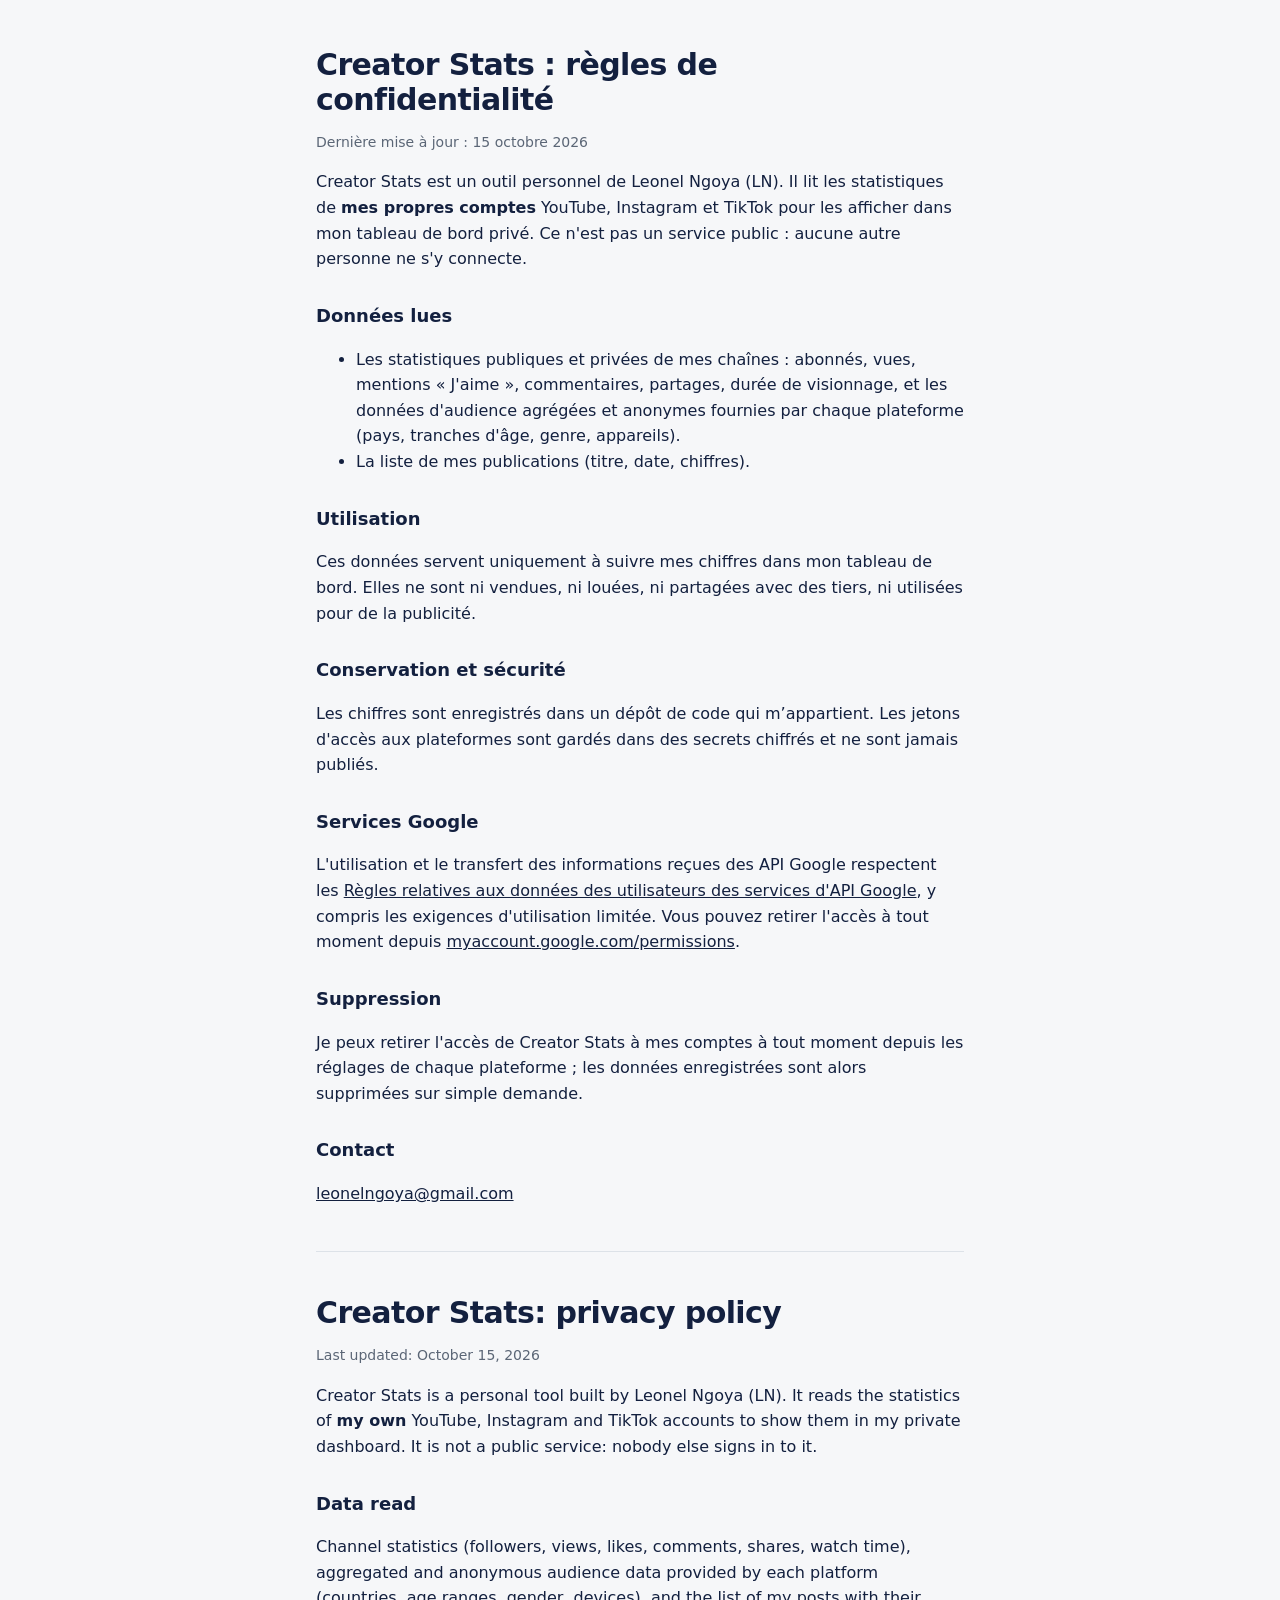
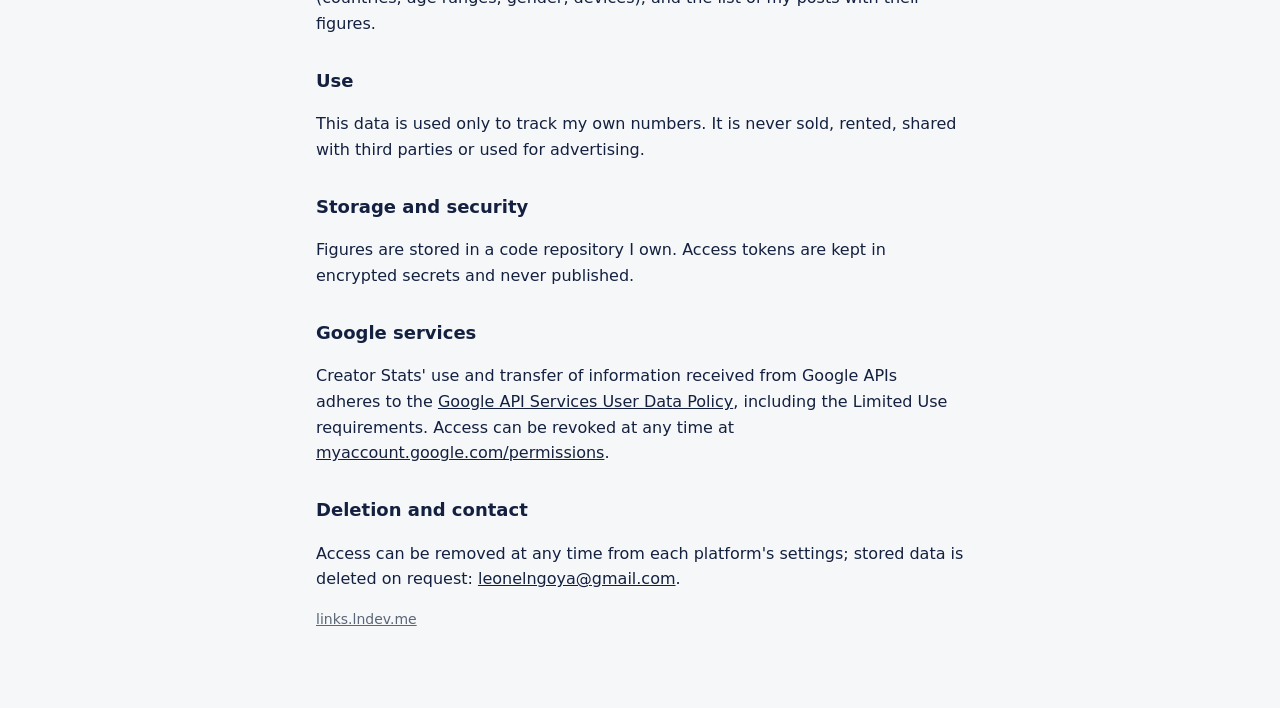
<file: privacy/index.html>
<!doctype html>
<html lang="fr">
<head>
  <meta charset="utf-8">
  <meta name="viewport" content="width=device-width, initial-scale=1">
  <title>Creator Stats · Règles de confidentialité</title>
  <meta name="description" content="Règles de confidentialité de Creator Stats, l'outil de statistiques personnel de Leonel Ngoya (LN).">
  <link rel="icon" href="/favicon.svg" type="image/svg+xml">
  <style>
    :root { color-scheme: light dark; --bg: #f6f7f9; --ink: #13203f; --muted: #5b6676; --line: #dde2e8; }
    @media (prefers-color-scheme: dark) { :root { --bg: #0f141b; --ink: #e8edf3; --muted: #9aa6b5; --line: #263142; } }
    * { box-sizing: border-box; }
    body { margin: 0; background: var(--bg); color: var(--ink); font: 16px/1.6 ui-sans-serif, system-ui, -apple-system, "Segoe UI", sans-serif; }
    main { max-width: 680px; margin: 0 auto; padding: 48px 16px 64px; }
    h1 { font-size: 30px; line-height: 1.15; letter-spacing: -0.02em; margin: 0 0 6px; }
    h2 { font-size: 18px; margin: 30px 0 6px; }
    p, li { color: var(--ink); }
    .muted { color: var(--muted); font-size: 14px; }
    hr { border: 0; border-top: 1px solid var(--line); margin: 44px 0; }
    a { color: inherit; }
  </style>
</head>
<body>
<main>
  <h1>Creator Stats : règles de confidentialité</h1>
  <p class="muted">Dernière mise à jour : 15 octobre 2026</p>

  <p>Creator Stats est un outil personnel de Leonel Ngoya (LN). Il lit les statistiques de <strong>mes propres comptes</strong>
    YouTube, Instagram et TikTok pour les afficher dans mon tableau de bord privé. Ce n'est pas un service public : aucune
    autre personne ne s'y connecte.</p>

  <h2>Données lues</h2>
  <ul>
    <li>Les statistiques publiques et privées de mes chaînes : abonnés, vues, mentions « J'aime », commentaires, partages,
      durée de visionnage, et les données d'audience agrégées et anonymes fournies par chaque plateforme (pays, tranches
      d'âge, genre, appareils).</li>
    <li>La liste de mes publications (titre, date, chiffres).</li>
  </ul>

  <h2>Utilisation</h2>
  <p>Ces données servent uniquement à suivre mes chiffres dans mon tableau de bord. Elles ne sont ni vendues, ni louées, ni
    partagées avec des tiers, ni utilisées pour de la publicité.</p>

  <h2>Conservation et sécurité</h2>
  <p>Les chiffres sont enregistrés dans un dépôt de code qui m’appartient. Les jetons d'accès aux plateformes sont gardés dans
    des secrets chiffrés et ne sont jamais publiés.</p>

  <h2>Services Google</h2>
  <p>L'utilisation et le transfert des informations reçues des API Google respectent les
    <a href="https://developers.google.com/terms/api-services-user-data-policy">Règles relatives aux données des utilisateurs des services d'API Google</a>,
    y compris les exigences d'utilisation limitée. Vous pouvez retirer l'accès à tout moment depuis
    <a href="https://myaccount.google.com/permissions">myaccount.google.com/permissions</a>.</p>

  <h2>Suppression</h2>
  <p>Je peux retirer l'accès de Creator Stats à mes comptes à tout moment depuis les réglages de chaque plateforme ; les données
    enregistrées sont alors supprimées sur simple demande.</p>

  <h2>Contact</h2>
  <p><a href="mailto:leonelngoya@gmail.com">leonelngoya@gmail.com</a></p>

  <hr>

  <h1>Creator Stats: privacy policy</h1>
  <p class="muted">Last updated: October 15, 2026</p>
  <p>Creator Stats is a personal tool built by Leonel Ngoya (LN). It reads the statistics of <strong>my own</strong> YouTube,
    Instagram and TikTok accounts to show them in my private dashboard. It is not a public service: nobody else signs in to it.</p>
  <h2>Data read</h2>
  <p>Channel statistics (followers, views, likes, comments, shares, watch time), aggregated and anonymous audience data provided by
    each platform (countries, age ranges, gender, devices), and the list of my posts with their figures.</p>
  <h2>Use</h2>
  <p>This data is used only to track my own numbers. It is never sold, rented, shared with third parties or used for advertising.</p>
  <h2>Storage and security</h2>
  <p>Figures are stored in a code repository I own. Access tokens are kept in encrypted secrets and never published.</p>
  <h2>Google services</h2>
  <p>Creator Stats' use and transfer of information received from Google APIs adheres to the
    <a href="https://developers.google.com/terms/api-services-user-data-policy">Google API Services User Data Policy</a>, including the
    Limited Use requirements. Access can be revoked at any time at
    <a href="https://myaccount.google.com/permissions">myaccount.google.com/permissions</a>.</p>
  <h2>Deletion and contact</h2>
  <p>Access can be removed at any time from each platform's settings; stored data is deleted on request:
    <a href="mailto:leonelngoya@gmail.com">leonelngoya@gmail.com</a>.</p>
  <p class="muted"><a href="/">links.lndev.me</a></p>
</main>
</body>
</html>
</file>
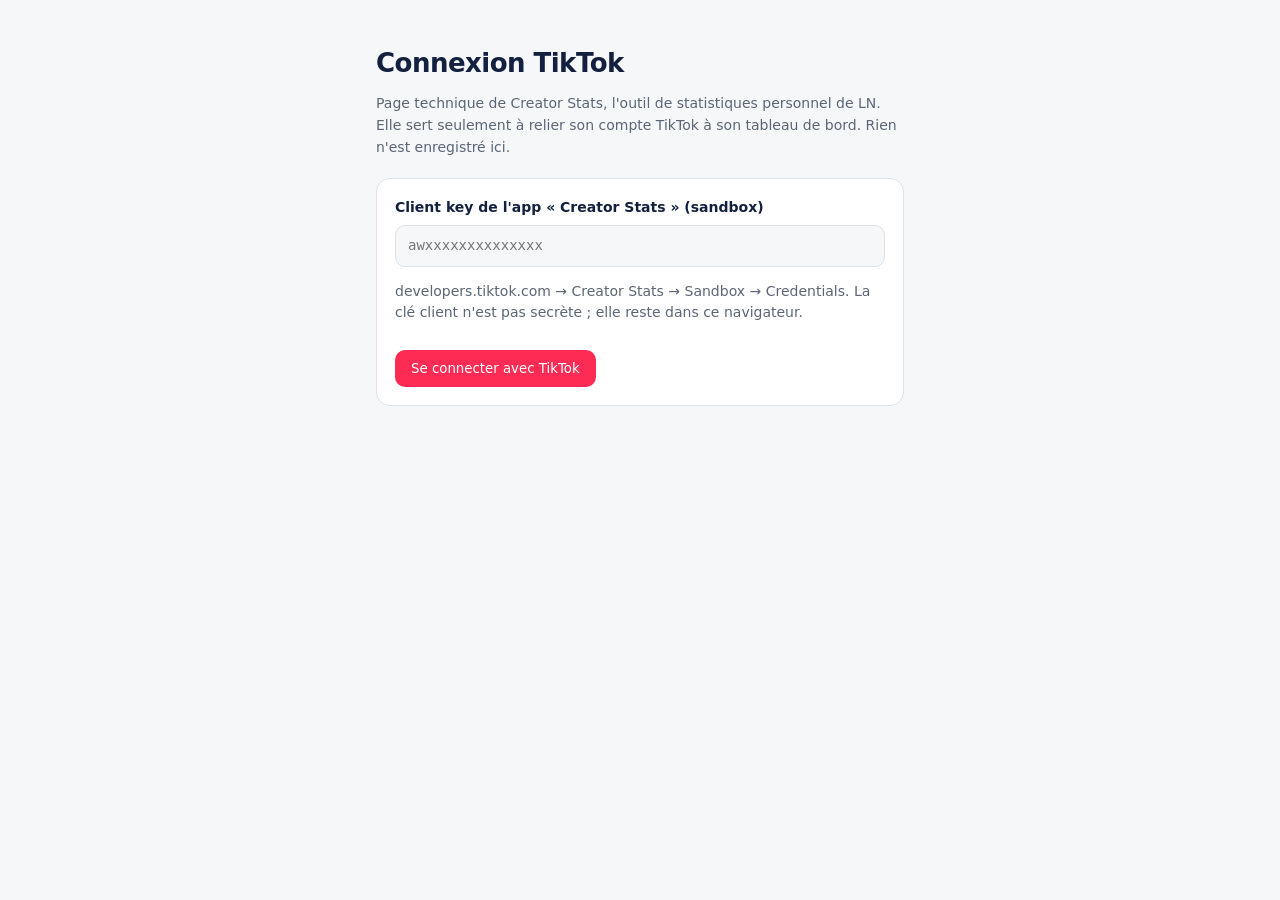
<file: tiktok-callback/index.html>
<!doctype html>
<html lang="fr">
<head>
  <meta charset="utf-8">
  <meta name="viewport" content="width=device-width, initial-scale=1">
  <meta name="robots" content="noindex, nofollow">
  <meta name="referrer" content="no-referrer">
  <title>Creator Stats · Connexion TikTok</title>
  <link rel="icon" href="/favicon.svg" type="image/svg+xml">
  <style>
    :root { color-scheme: light dark; --bg: #f6f7f9; --card: #fff; --ink: #13203f; --muted: #5b6676; --line: #dde2e8; --accent: #fe2c55; }
    @media (prefers-color-scheme: dark) { :root { --bg: #0f141b; --card: #161d27; --ink: #e8edf3; --muted: #9aa6b5; --line: #263142; } }
    * { box-sizing: border-box; }
    body { margin: 0; background: var(--bg); color: var(--ink); font: 16px/1.55 ui-sans-serif, system-ui, -apple-system, "Segoe UI", sans-serif; }
    main { max-width: 560px; margin: 0 auto; padding: 48px 16px 64px; }
    h1 { font-size: 26px; line-height: 1.2; letter-spacing: -0.02em; margin: 0 0 8px; }
    .muted { color: var(--muted); font-size: 14px; }
    .card { background: var(--card); border: 1px solid var(--line); border-radius: 14px; padding: 18px; margin-top: 20px; }
    label { display: block; font-size: 14px; font-weight: 600; margin-bottom: 6px; }
    input, textarea { width: 100%; font: 14px/1.4 ui-monospace, SFMono-Regular, Menlo, monospace; color: var(--ink); background: var(--bg);
      border: 1px solid var(--line); border-radius: 10px; padding: 10px 12px; }
    textarea { resize: none; height: 96px; word-break: break-all; }
    .btn { display: inline-flex; align-items: center; justify-content: center; gap: 8px; margin-top: 12px; padding: 11px 16px; border: 0;
      border-radius: 10px; background: var(--accent); color: #fff; font: 600 15px/1 inherit; font-family: inherit; text-decoration: none; cursor: pointer; }
    .btn.ghost { background: transparent; color: var(--ink); border: 1px solid var(--line); }
    .row { display: flex; flex-wrap: wrap; gap: 8px; }
    ol { padding-left: 20px; margin: 10px 0 0; }
    li { margin: 4px 0; }
    .err { color: #d1394f; }
    [hidden] { display: none !important; }
  </style>
</head>
<body>
<main>
  <h1>Connexion TikTok</h1>
  <p class="muted">Page technique de Creator Stats, l'outil de statistiques personnel de LN. Elle sert seulement à relier son
    compte TikTok à son tableau de bord. Rien n'est enregistré ici.</p>

  <!-- 1. Démarrer : clé client (publique) puis autorisation TikTok -->
  <section id="start" class="card" hidden>
    <label for="key">Client key de l'app « Creator Stats » (sandbox)</label>
    <input id="key" autocomplete="off" spellcheck="false" placeholder="awxxxxxxxxxxxxxx">
    <p class="muted">developers.tiktok.com → Creator Stats → Sandbox → Credentials. La clé client n'est pas secrète ;
      elle reste dans ce navigateur.</p>
    <button class="btn" id="go" type="button">Se connecter avec TikTok</button>
    <p class="err" id="start-err" hidden></p>
  </section>

  <!-- 2. Retour de TikTok : le code à passer à l'Action GitHub -->
  <section id="done" class="card" hidden>
    <label for="code">Code d'autorisation</label>
    <textarea id="code" readonly></textarea>
    <div class="row">
      <button class="btn" id="copy" type="button">Copier le code</button>
      <a class="btn ghost" href="https://github.com/ln-dev7/release-reel/actions/workflows/antenne-tiktok.yml" target="_blank" rel="noopener">Ouvrir l'Action GitHub</a>
    </div>
    <ol class="muted">
      <li>Copie le code (il ne sert qu'une fois et expire vite : fais-le tout de suite).</li>
      <li>Sur GitHub : <strong>Run workflow</strong>, colle le code dans « code », puis <strong>Run workflow</strong>.</li>
      <li>L'Action échange le code et enregistre le secret <code>TT_REFRESH_TOKEN</code>. C'est fini pour un an.</li>
    </ol>
  </section>

  <!-- Erreur renvoyée par TikTok -->
  <section id="fail" class="card" hidden>
    <p class="err" id="fail-msg"></p>
    <a class="btn ghost" href="./">Recommencer</a>
  </section>
</main>
<script>
(function () {
  var SCOPES = "user.info.basic,user.info.profile,user.info.stats,video.list";
  var REDIRECT = location.origin + "/tiktok-callback/";
  var $ = function (id) { return document.getElementById(id); };
  var store = {
    get: function (k) { try { return localStorage.getItem(k) || ""; } catch (e) { return ""; } },
    set: function (k, v) { try { localStorage.setItem(k, v); } catch (e) {} }
  };
  var q = new URLSearchParams(location.search);

  if (q.get("error")) {
    $("fail-msg").textContent = "TikTok a refusé la connexion : " + (q.get("error_description") || q.get("error"));
    $("fail").hidden = false;
    return;
  }

  if (q.get("code")) {
    var expected = store.get("tt.state");
    if (expected && q.get("state") !== expected) {
      $("fail-msg").textContent = "Réponse inattendue (state différent). Recommence depuis cette page.";
      $("fail").hidden = false;
      return;
    }
    $("code").value = q.get("code");
    $("done").hidden = false;
    // retire le code de la barre d'adresse et de l'historique
    history.replaceState(null, "", location.pathname);
    $("copy").onclick = function () {
      var t = $("code").value;
      (navigator.clipboard ? navigator.clipboard.writeText(t) : Promise.reject()).then(function () {
        $("copy").textContent = "Copié";
      }, function () { $("code").select(); document.execCommand("copy"); $("copy").textContent = "Copié"; });
    };
    return;
  }

  $("key").value = q.get("client_key") || store.get("tt.key");
  $("start").hidden = false;
  $("go").onclick = function () {
    var key = $("key").value.trim();
    if (!/^[A-Za-z0-9]{8,}$/.test(key)) { $("start-err").textContent = "Colle la client key de l'app."; $("start-err").hidden = false; return; }
    var state = Array.from(crypto.getRandomValues(new Uint8Array(12)), function (b) { return b.toString(16).padStart(2, "0"); }).join("");
    store.set("tt.key", key);
    store.set("tt.state", state);
    location.href = "https://www.tiktok.com/v2/auth/authorize/?" + new URLSearchParams({
      client_key: key, scope: SCOPES, response_type: "code", redirect_uri: REDIRECT, state: state
    });
  };
})();
</script>
</body>
</html>
</file>
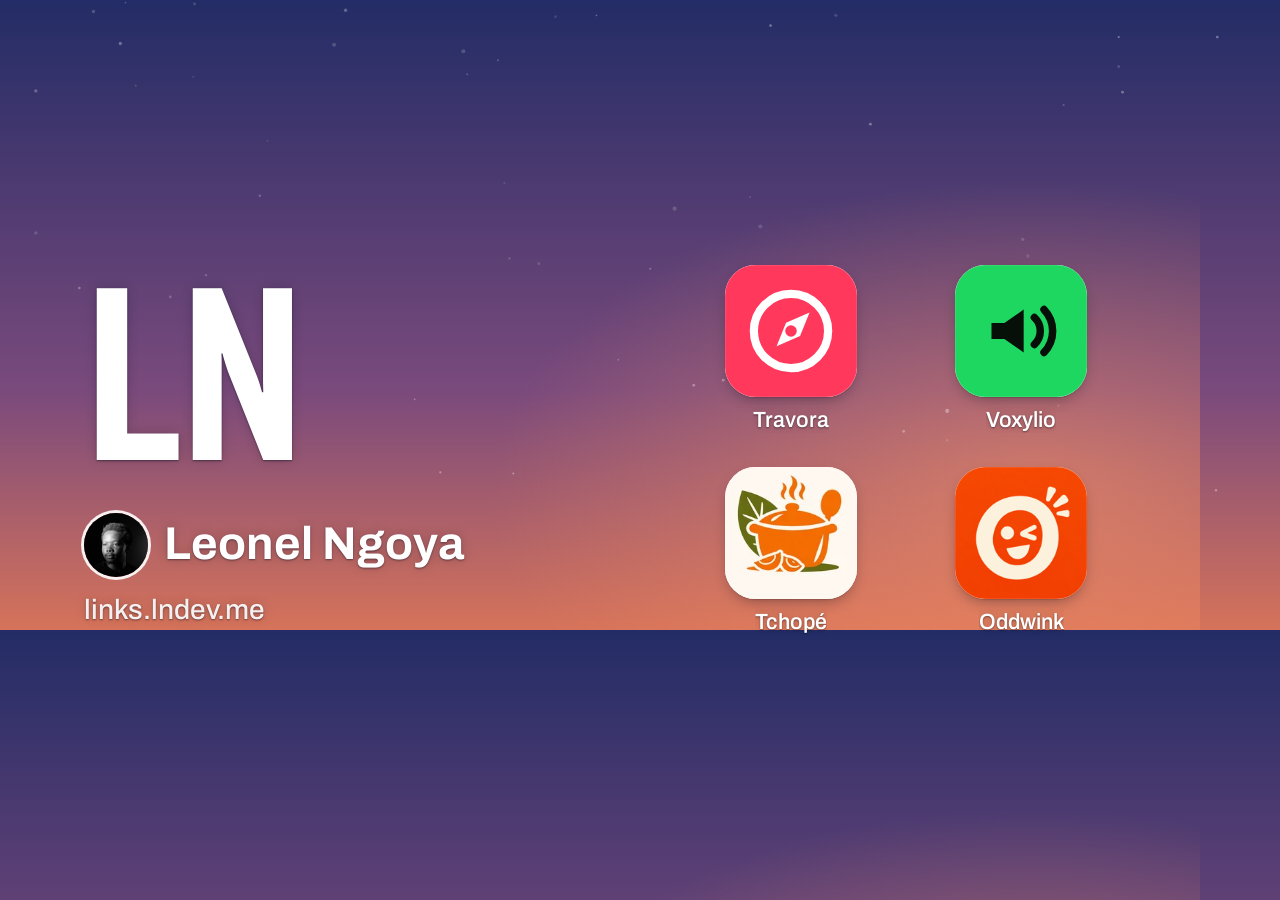
<file: tools/og.html>
<!doctype html>
<html lang="fr">
<head>
<meta charset="utf-8">
<title>OG links.lndev.me</title>
<!-- Gabarit de l'image de partage (og.png, 1200×630).
     Pour la régénérer : ouvrir ce fichier via un serveur local à la racine du projet,
     fenêtre 1200×630, et faire une capture (voir README). -->
<link rel="stylesheet" href="../assets/css/style.css">
<style>
  html, body { width: 1200px; height: 630px; margin: 0; overflow: hidden; }
  body {
    background:
      radial-gradient(900px 520px at 86% 78%, rgba(255, 150, 100, 0.55), transparent 60%),
      linear-gradient(180deg, #232c66 0%, #7a4a7c 62%, #d6735a 100%);
  }
  .og { position: relative; display: grid; grid-template-columns: 1fr 420px; align-items: center; gap: 40px; height: 100%; padding: 0 84px; text-shadow: var(--shadow-text); }
  .og-stars { position: absolute; inset: 0 0 45% 0; background: url('../assets/img/stars.svg') center top / cover; opacity: .35; }
  .og-mark { font-size: 250px; line-height: .86; font-weight: 640; font-stretch: 62%; letter-spacing: -0.01em; }
  .og-name { display: flex; align-items: center; gap: 16px; margin-top: 26px; font-size: 46px; font-weight: 680; }
  .og-name img { width: 64px; height: 64px; border-radius: 50%; box-shadow: 0 0 0 3px rgba(255,255,255,.9); }
  .og-url { margin-top: 10px; font-size: 28px; color: var(--ink-soft); font-weight: 500; }
  .og-apps { display: grid; grid-template-columns: 1fr 1fr; gap: 34px 40px; justify-items: center; }
  .og-apps .icon { --icon: 132px; }
  .og-apps .label { font-size: 22px; margin-top: 10px; }
  .og-apps div { display: flex; flex-direction: column; align-items: center; }
</style>
</head>
<body>
  <div class="og-stars"></div>
  <div class="og">
    <div>
      <div class="og-mark">LN</div>
      <div class="og-name"><img src="../assets/img/avatar-192.webp" alt="">Leonel Ngoya</div>
      <div class="og-url">links.lndev.me</div>
    </div>
    <div class="og-apps">
      <div><span class="icon"><img src="../assets/img/apps/travora.svg" alt=""></span><span class="label">Travora</span></div>
      <div><span class="icon"><img src="../assets/img/apps/voxylio.svg" alt=""></span><span class="label">Voxylio</span></div>
      <div><span class="icon"><img src="../assets/img/apps/tchope.webp" alt=""></span><span class="label">Tchopé</span></div>
      <div><span class="icon"><img src="../assets/img/apps/oddwink.png" alt=""></span><span class="label">Oddwink</span></div>
    </div>
  </div>
</body>
</html>
</file>
<file: assets/css/style.css>
/* links.lndev.me
   L'écran d'accueil de LN. Le fond suit le ciel de Douala à l'heure réelle (assets/js/app.js) ;
   tout le reste reste sobre : vraies icônes, verre, typographie Archivo. */

@font-face {
  font-family: 'Archivo';
  src: url('../fonts/archivo.woff2') format('woff2-variations'), url('../fonts/archivo.woff2') format('woff2');
  font-weight: 100 900;
  font-stretch: 62% 125%;
  font-style: normal;
  font-display: swap;
}

:root {
  /* Ciel : valeurs de départ (fin d'après-midi), remplacées en direct par app.js */
  --sky-top: #24508f;
  --sky-mid: #5f75a6;
  --sky-low: #b27c62;
  --glow: rgba(255, 196, 120, 0.55);
  --night: 0;
  --sun-x: 88vw;
  --sun-y: 34vh;

  /* Texte posé sur le ciel */
  --ink: #ffffff;
  --ink-soft: rgba(255, 255, 255, 0.92);
  --ink-faint: rgba(255, 255, 255, 0.62);
  --shadow-text: 0 1px 2px rgba(4, 8, 24, 0.45), 0 0 12px rgba(4, 8, 24, 0.18);

  /* Verre (dock, langue, boutons du quiz) */
  --glass: rgba(255, 255, 255, 0.16);
  --glass-strong: rgba(255, 255, 255, 0.24);
  --glass-edge: rgba(255, 255, 255, 0.26);

  /* Fiches d'app (clair par défaut) */
  --sheet-bg: #f6f6f8;
  --sheet-ink: #15161c;
  --sheet-muted: #5c5f6e;
  --sheet-row: #ffffff;
  --sheet-line: rgba(21, 22, 28, 0.09);
  --sheet-primary: #15161c;
  --sheet-on-primary: #ffffff;

  /* Marques reprises des projets */
  --qea-violet: #4b3cb8;
  --qea-deep: #34278f;
  --qea-yellow: #f5b700;
  --qea-good: #22c55e;
  --qea-bad: #ff5a6e;
  --board-dark: #2e4a2b;
  --board-light: #3a5a35;
  --board-ivory: #eeeed2;

  --col: min(100vw - 32px, 420px);
  --icon: clamp(54px, 15vw, 64px);
  --radius-icon: 23%;
  --radius-widget: 24px;
  --focus: #ffe58a;

  color-scheme: dark;
}

@media (prefers-color-scheme: dark) {
  :root {
    --sheet-bg: #1b1c22;
    --sheet-ink: #f2f3f7;
    --sheet-muted: #a4a7b6;
    --sheet-row: #24262e;
    --sheet-line: rgba(242, 243, 247, 0.08);
    --sheet-primary: #f2f3f7;
    --sheet-on-primary: #15161c;
  }
}

*,
*::before,
*::after {
  box-sizing: border-box;
}

html {
  -webkit-text-size-adjust: 100%;
  text-size-adjust: 100%;
}

body {
  margin: 0;
  min-height: 100dvh;
  font-family: 'Archivo', ui-sans-serif, system-ui, -apple-system, 'Segoe UI', sans-serif;
  font-size: 16px;
  line-height: 1.5;
  color: var(--ink);
  background: var(--sky-top);
  -webkit-font-smoothing: antialiased;
  -webkit-tap-highlight-color: transparent;
}

img,
svg {
  display: block;
}

a {
  color: inherit;
  text-decoration: none;
}

button {
  font: inherit;
  color: inherit;
}

h1,
h2,
p {
  margin: 0;
}

[hidden] {
  display: none !important;
}

.sr-only {
  position: absolute;
  width: 1px;
  height: 1px;
  padding: 0;
  margin: -1px;
  overflow: hidden;
  clip: rect(0 0 0 0);
  white-space: nowrap;
  border: 0;
}

:focus-visible {
  outline: 2px solid var(--focus);
  outline-offset: 3px;
}

/* ------------------------------------------------------------------ */
/* Ciel                                                                */
/* ------------------------------------------------------------------ */

.sky {
  position: fixed;
  inset: 0;
  z-index: 0;
  overflow: hidden;
  background:
    radial-gradient(110vmax 60vmax at var(--sun-x) var(--sun-y), var(--glow), transparent 55%),
    linear-gradient(180deg, var(--sky-top) 0%, var(--sky-mid) 58%, var(--sky-low) 100%);
}

.stars {
  position: absolute;
  inset: 0 0 30% 0;
  background: url('../img/stars.svg') center top / cover no-repeat;
  opacity: var(--night);
}

.moon {
  --size: 92px;
  position: absolute;
  left: 89vw;
  top: 14vh;
  width: var(--size);
  height: var(--size);
  margin: calc(var(--size) / -2) 0 0 calc(var(--size) / -2);
  border-radius: 50%;
  background: radial-gradient(circle, #f1eee4 0 32%, rgba(220, 225, 255, 0.16) 34%, transparent 70%);
  opacity: clamp(0, calc(var(--night) * 2 - 1), 1);
}

/* L'ombre qui dessine le croissant */
.moon::after {
  content: '';
  position: absolute;
  inset: 31%;
  border-radius: 50%;
  box-shadow: inset 7px -3px 0 0 rgba(12, 20, 50, 0.9);
}

/* Assombrit le bas pour que les noms d'apps restent lisibles à toute heure */
.scrim {
  position: absolute;
  inset: 0;
  background: linear-gradient(180deg, rgba(6, 12, 34, 0.2) 0%, rgba(6, 12, 34, 0.08) 24%, rgba(6, 12, 34, 0.12) 48%, rgba(6, 12, 34, 0.45) 100%);
}

/* ------------------------------------------------------------------ */
/* Écran                                                               */
/* ------------------------------------------------------------------ */

.screen {
  position: relative;
  z-index: 1;
  width: var(--col);
  margin: 0 auto;
  min-height: 100dvh;
  display: flex;
  flex-direction: column;
  padding-top: max(14px, env(safe-area-inset-top));
}

.status {
  display: flex;
  align-items: center;
  justify-content: space-between;
  height: 40px;
}

.mark {
  display: grid;
  place-items: center;
  width: 36px;
  height: 36px;
  margin-left: -6px;
  border-radius: 10px;
}

.mark svg {
  height: 20px;
  width: auto;
  fill: var(--ink);
  filter: drop-shadow(0 1px 2px rgba(4, 8, 24, 0.35));
}

.lang {
  display: flex;
  padding: 3px;
  border-radius: 999px;
  background: var(--glass);
  -webkit-backdrop-filter: blur(18px) saturate(1.4);
  backdrop-filter: blur(18px) saturate(1.4);
  box-shadow: inset 0 0 0 1px var(--glass-edge);
}

.lang button {
  min-width: 40px;
  height: 28px;
  padding: 0 10px;
  border: 0;
  border-radius: 999px;
  background: transparent;
  font-size: 13px;
  font-weight: 600;
  letter-spacing: 0.02em;
  color: var(--ink-soft);
  cursor: pointer;
}

.lang button[aria-pressed='true'] {
  background: var(--ink);
  color: #13203f;
}

/* ------------------------------------------------------------------ */
/* Écran verrouillé : date, heure de Douala, identité                  */
/* ------------------------------------------------------------------ */

.lock {
  display: flex;
  flex-direction: column;
  align-items: center;
  text-align: center;
  padding: 18px 0 30px;
  text-shadow: var(--shadow-text);
}

.date {
  font-size: 17px;
  font-weight: 560;
  font-stretch: 100%;
  color: var(--ink-soft);
}

.date::first-letter {
  text-transform: uppercase;
}

.clock {
  margin: 2px 0 14px;
  font-size: clamp(96px, 33vw, 138px);
  line-height: 0.92;
  font-weight: 640;
  font-stretch: 62%;
  letter-spacing: -0.01em;
  font-variant-numeric: tabular-nums;
  font-feature-settings: 'tnum' 1;
  color: var(--ink);
  text-shadow: 0 2px 24px rgba(4, 8, 24, 0.22);
}

.who {
  display: flex;
  align-items: center;
  gap: 10px;
}

.avatar {
  width: 40px;
  height: 40px;
  border-radius: 50%;
  object-fit: cover;
  box-shadow: 0 0 0 2px rgba(255, 255, 255, 0.85), 0 2px 10px rgba(4, 8, 24, 0.35);
}

h1 {
  font-size: 23px;
  line-height: 1.2;
  font-weight: 680;
  font-stretch: 100%;
  letter-spacing: -0.01em;
}

.bio {
  max-width: 31ch;
  margin-top: 8px;
  font-size: 15.5px;
  line-height: 1.45;
  color: var(--ink-soft);
  text-wrap: balance;
}

/* ------------------------------------------------------------------ */
/* Grille de l'écran d'accueil                                         */
/* ------------------------------------------------------------------ */

.home {
  /* laisse la place au dock fixé en bas */
  padding-bottom: calc(100px + env(safe-area-inset-bottom));
}

/* Une seule grille de 4 colonnes, comme un téléphone : les icônes prennent une case,
   le widget échecs 2 × 2, le quiz toute la largeur. Le navigateur comble les trous. */
.board {
  display: grid;
  grid-template-columns: repeat(4, 1fr);
  grid-auto-flow: row dense;
  align-items: start;
  column-gap: 8px;
  row-gap: 20px;
}

.organize [data-group] [data-id] {
  -webkit-touch-callout: none;
  -webkit-user-select: none;
  user-select: none;
  -webkit-user-drag: none;
}

.organize [data-group] [data-id] img {
  -webkit-user-drag: none;
  pointer-events: none;
}

.app {
  display: flex;
  flex-direction: column;
  align-items: center;
  gap: 7px;
  min-width: 0;
  border-radius: 18px;
}

.app:focus-visible {
  outline-offset: 2px;
}

.icon {
  position: relative;
  display: block;
  width: var(--icon);
  height: var(--icon);
  border-radius: var(--radius-icon);
  overflow: hidden;
  background: #fff;
  box-shadow: 0 1px 1px rgba(4, 8, 24, 0.12), 0 6px 16px -6px rgba(4, 8, 24, 0.45);
  transition: transform 160ms ease, filter 160ms ease;
}

.icon img {
  width: 100%;
  height: 100%;
  object-fit: cover;
}

/* Reflet discret en haut de chaque icône, comme une vitre */
.icon::after {
  content: '';
  position: absolute;
  inset: 0;
  border-radius: inherit;
  box-shadow: inset 0 0 0 0.5px rgba(255, 255, 255, 0.18);
  pointer-events: none;
}

.app:active .icon {
  transform: scale(0.9);
  filter: brightness(0.85);
}

.label {
  max-width: 100%;
  overflow: hidden;
  text-overflow: ellipsis;
  white-space: nowrap;
  font-size: 12.5px;
  line-height: 1.2;
  font-weight: 560;
  font-stretch: 96%;
  color: var(--ink);
  text-shadow: var(--shadow-text);
}

/* ------------------------------------------------------------------ */
/* Widgets                                                             */
/* ------------------------------------------------------------------ */

.widget {
  border-radius: var(--radius-widget);
  box-shadow: 0 1px 1px rgba(4, 8, 24, 0.12), 0 14px 30px -14px rgba(4, 8, 24, 0.55);
}

/* Quiz et Anecdotes : les couleurs de la chaîne */
.qea {
  grid-column: span 4;
  padding: 16px 16px 16px;
  background:
    radial-gradient(140% 90% at 100% 0%, rgba(130, 112, 240, 0.45), transparent 60%),
    var(--qea-violet);
  color: #fff;
}

.qea-head {
  display: flex;
  align-items: center;
  gap: 10px;
}

.qea-head img {
  width: 36px;
  height: 36px;
  border-radius: 50%;
  box-shadow: 0 0 0 2px rgba(255, 255, 255, 0.9);
}

.qea-head h2 {
  font-size: 15px;
  line-height: 1.25;
  font-weight: 700;
  color: var(--qea-yellow);
}

.qea-head p {
  font-size: 12.5px;
  line-height: 1.3;
  color: rgba(255, 255, 255, 0.78);
}

.qea-body {
  margin-top: 14px;
}

.qea-q {
  font-size: 17px;
  line-height: 1.32;
  font-weight: 620;
  text-wrap: pretty;
}

.qea-q a {
  text-decoration: underline;
}

.qea-options {
  display: grid;
  grid-template-columns: 1fr 1fr;
  gap: 8px;
  margin: 14px 0 0;
  padding: 0;
  list-style: none;
}

.qea-options button {
  width: 100%;
  min-height: 44px;
  padding: 8px 12px;
  border: 0;
  border-radius: 12px;
  background: rgba(255, 255, 255, 0.13);
  box-shadow: inset 0 0 0 1px rgba(255, 255, 255, 0.16);
  font-size: 14.5px;
  line-height: 1.25;
  font-weight: 560;
  text-align: left;
  color: #fff;
  cursor: pointer;
  transition: background-color 160ms ease, transform 120ms ease;
}

.qea-options button:hover:not(:disabled) {
  background: rgba(255, 255, 255, 0.2);
}

.qea-options button:active:not(:disabled) {
  transform: scale(0.97);
}

.qea-options button:disabled {
  cursor: default;
}

.qea-options button.is-right {
  background: var(--qea-good);
  box-shadow: none;
  color: #052e16;
}

.qea-options button.is-wrong {
  background: var(--qea-bad);
  box-shadow: none;
  color: #3b0610;
}

.qea-options button.is-dim {
  opacity: 0.55;
}

.qea-result {
  margin-top: 14px;
  padding-top: 12px;
  border-top: 1px solid rgba(255, 255, 255, 0.16);
}

.qea-verdict {
  font-size: 15px;
  font-weight: 700;
  color: var(--qea-yellow);
}

.qea-fact {
  margin-top: 4px;
  font-size: 14.5px;
  line-height: 1.45;
  color: rgba(255, 255, 255, 0.9);
}

.qea-actions {
  display: flex;
  gap: 8px;
  margin-top: 12px;
}

.qea-actions > * {
  display: inline-flex;
  align-items: center;
  justify-content: center;
  min-height: 40px;
  padding: 0 16px;
  border: 0;
  border-radius: 999px;
  font-size: 14px;
  font-weight: 650;
  cursor: pointer;
}

.qea-next {
  background: rgba(255, 255, 255, 0.16);
  color: #fff;
}

.qea-watch {
  background: var(--qea-yellow);
  color: #1d1647;
}

.chess {
  grid-column: span 2;
  grid-row: span 2;
  position: relative;
  display: flex;
  flex-direction: column;
  align-self: stretch;
  min-height: 150px;
  padding: 14px;
  overflow: hidden;
  color: var(--board-ivory);
  background-color: var(--board-dark);
  /* Un échiquier en filigrane */
  background-image:
    linear-gradient(45deg, var(--board-light) 25%, transparent 25%, transparent 75%, var(--board-light) 75%),
    linear-gradient(45deg, var(--board-light) 25%, transparent 25%, transparent 75%, var(--board-light) 75%);
  background-size: 28px 28px;
  background-position: 0 0, 14px 14px;
}

.chess::before {
  content: '';
  position: absolute;
  inset: 0;
  background: linear-gradient(160deg, rgba(46, 74, 43, 0.15) 0%, rgba(30, 50, 28, 0.92) 62%);
}

.chess > * {
  position: relative;
}

.piece {
  width: 34px;
  height: 34px;
  fill: none;
  stroke: var(--board-ivory);
  stroke-width: 1.6;
  stroke-linecap: round;
  stroke-linejoin: round;
}

.chess-title {
  margin-top: auto;
  font-size: 13px;
  font-weight: 600;
  color: rgba(238, 238, 210, 0.75);
}

.chess-handle {
  font-size: 17px;
  line-height: 1.2;
  font-weight: 700;
}

.chess-stats {
  display: flex;
  gap: 12px;
  margin-top: 6px;
  min-height: 34px;
  align-items: flex-end;
}

.chess-stat {
  display: flex;
  flex-direction: column;
  font-size: 11.5px;
  line-height: 1.2;
  color: rgba(238, 238, 210, 0.75);
}

.chess-stat strong {
  font-size: 19px;
  font-weight: 700;
  font-stretch: 80%;
  font-variant-numeric: tabular-nums;
  color: var(--board-ivory);
}

.chess-invite {
  font-size: 14px;
  font-weight: 560;
  color: rgba(238, 238, 210, 0.9);
}

.chess:active {
  transform: scale(0.98);
}

.editing .chess:active {
  transform: none;
}

/* ------------------------------------------------------------------ */
/* Dock des réseaux                                                    */
/* ------------------------------------------------------------------ */

.dock {
  position: fixed;
  left: 50%;
  bottom: max(14px, env(safe-area-inset-bottom));
  z-index: 3;
  display: flex;
  justify-content: space-between;
  width: var(--col);
  padding: 10px 12px;
  border-radius: 30px;
  transform: translateX(-50%);
  background: rgba(255, 255, 255, 0.14);
  -webkit-backdrop-filter: blur(22px) saturate(1.6);
  backdrop-filter: blur(22px) saturate(1.6);
  box-shadow: inset 0 0 0 1px var(--glass-edge);
}

.dock a {
  display: grid;
  place-items: center;
  width: 46px;
  height: 46px;
  border-radius: 14px;
  transition: background-color 160ms ease, transform 120ms ease;
}

.dock a:hover {
  background: var(--glass-strong);
}

.dock a:active {
  transform: scale(0.9);
}

.dock svg {
  width: 24px;
  height: 24px;
  fill: var(--ink);
  filter: drop-shadow(0 1px 1px rgba(4, 8, 24, 0.3));
}

/* ------------------------------------------------------------------ */
/* Fiche d'app                                                         */
/* ------------------------------------------------------------------ */

.sheet {
  width: 100%;
  max-width: 460px;
  max-height: none;
  margin: auto auto 0;
  padding: 0;
  border: 0;
  background: transparent;
  color: var(--sheet-ink);
  overflow: visible;
}

.sheet::backdrop {
  background: rgba(4, 8, 24, 0.5);
  -webkit-backdrop-filter: blur(6px);
  backdrop-filter: blur(6px);
}

.sheet-panel {
  position: relative;
  padding: 10px 20px max(24px, env(safe-area-inset-bottom));
  border-radius: 28px 28px 0 0;
  background: var(--sheet-bg);
  box-shadow: 0 -10px 40px rgba(4, 8, 24, 0.3);
  touch-action: pan-y;
}

.sheet-grip {
  width: 38px;
  height: 5px;
  margin: 0 auto 14px;
  border-radius: 3px;
  background: var(--sheet-line);
  background: color-mix(in srgb, var(--sheet-ink) 18%, transparent);
}

.sheet-close {
  position: absolute;
  top: 16px;
  right: 14px;
  height: 32px;
  padding: 0 12px;
  border: 0;
  border-radius: 999px;
  background: var(--sheet-line);
  font-size: 14px;
  font-weight: 600;
  color: var(--sheet-ink);
  cursor: pointer;
}

.sheet-head {
  display: flex;
  align-items: center;
  gap: 14px;
  padding-right: 80px;
}

.icon-lg {
  --icon: 72px;
  flex: none;
}

.sheet-head h2 {
  font-size: 24px;
  line-height: 1.15;
  font-weight: 700;
  letter-spacing: -0.01em;
}

.sheet-head p {
  margin-top: 2px;
  font-size: 14px;
  color: var(--sheet-muted);
}

.sheet-desc {
  margin-top: 16px;
  font-size: 16px;
  line-height: 1.55;
  max-width: 60ch;
  text-wrap: pretty;
}

.sheet-links {
  display: flex;
  flex-direction: column;
  gap: 8px;
  margin: 20px 0 0;
  padding: 0;
  list-style: none;
}

.sheet-links a {
  display: flex;
  align-items: center;
  justify-content: space-between;
  gap: 12px;
  min-height: 52px;
  padding: 0 16px;
  border-radius: 14px;
  background: var(--sheet-row);
  box-shadow: inset 0 0 0 1px var(--sheet-line);
  font-size: 16px;
  font-weight: 600;
}

.sheet-links a span:first-child {
  flex: none;
  white-space: nowrap;
}

.sheet-links a span:last-child {
  min-width: 0;
  font-size: 13.5px;
  font-weight: 450;
  color: var(--sheet-muted);
  overflow: hidden;
  text-overflow: ellipsis;
  white-space: nowrap;
}

.sheet-links a.is-primary {
  background: var(--sheet-primary);
  color: var(--sheet-on-primary);
  box-shadow: none;
}

.sheet-links a.is-primary span:last-child {
  color: inherit;
  opacity: 0.7;
}

.sheet-links a:active {
  transform: scale(0.985);
}

.sheet-links a:focus-visible,
.sheet-close:focus-visible {
  outline-color: #2563eb;
}

/* Ouverture de la fiche : elle monte depuis le bas */
.sheet[open] .sheet-panel {
  animation: sheet-in 320ms cubic-bezier(0.2, 0.9, 0.25, 1);
}

.sheet[open]::backdrop {
  animation: fade-in 240ms ease;
}

.sheet.is-closing .sheet-panel {
  animation: sheet-out 200ms ease-in forwards;
}

.sheet.is-closing::backdrop {
  animation: fade-out 200ms ease-in forwards;
}

@keyframes sheet-in {
  from {
    transform: translateY(100%);
  }
}

@keyframes sheet-out {
  to {
    transform: translateY(100%);
  }
}

@keyframes fade-in {
  from {
    opacity: 0;
  }
}

@keyframes fade-out {
  to {
    opacity: 0;
  }
}

/* Code promo d'une collab : un toucher le copie */
.sheet-code {
  display: flex;
  align-items: center;
  gap: 12px;
  width: 100%;
  min-height: 56px;
  margin-top: 18px;
  padding: 0 16px;
  border: 1.5px dashed color-mix(in srgb, var(--sheet-ink) 28%, transparent);
  border-radius: 14px;
  background: var(--sheet-row);
  color: var(--sheet-ink);
  text-align: left;
  cursor: pointer;
}

.sheet-code[hidden] {
  display: none;
}

.sheet-code-label {
  font-size: 13.5px;
  color: var(--sheet-muted);
}

.sheet-code-value {
  flex: 1;
  font-size: 19px;
  font-weight: 760;
  letter-spacing: 0.06em;
}

.sheet-code-copy {
  height: 30px;
  padding: 0 12px;
  border-radius: 999px;
  background: var(--sheet-line);
  font-size: 13.5px;
  font-weight: 650;
  line-height: 30px;
}

.sheet-code.is-copied .sheet-code-copy {
  background: #16a34a;
  color: #fff;
}

.sheet-code:active {
  transform: scale(0.985);
}

.sheet-code:focus-visible {
  outline-color: #2563eb;
}

/* ------------------------------------------------------------------ */
/* Dossier « Collabs » (deux collabs ou plus), comme sur iPhone        */
/* ------------------------------------------------------------------ */

/* La tuile : un carré de verre avec l'aperçu des icônes (jusqu'à 9) */
.icon.folder-icon {
  display: grid;
  grid-template-columns: repeat(3, 1fr);
  align-content: start;
  gap: 7%;
  padding: 13%;
  background: var(--glass-strong);
  -webkit-backdrop-filter: blur(18px) saturate(1.4);
  backdrop-filter: blur(18px) saturate(1.4);
}

.icon.folder-icon img {
  width: 100%;
  height: auto;
  aspect-ratio: 1;
  border-radius: 24%;
}

/* Le dossier ouvert : le titre au-dessus d'un grand panneau de verre */
.folder {
  width: 100%;
  max-width: none;
  height: 100%;
  max-height: none;
  margin: 0;
  padding: 0;
  border: 0;
  background: transparent;
  color: var(--ink);
  overflow: visible;
}

.folder[open] {
  display: grid;
  place-items: center;
}

.folder::backdrop {
  background: rgba(4, 8, 24, 0.32);
  -webkit-backdrop-filter: blur(26px) saturate(1.3);
  backdrop-filter: blur(26px) saturate(1.3);
}

.folder-wrap {
  width: min(100vw - 56px, 340px);
}

.folder-title {
  margin: 0 0 18px 10px;
  font-size: 30px;
  line-height: 1.1;
  font-weight: 700;
  letter-spacing: -0.01em;
  text-shadow: var(--shadow-text);
}

.folder-panel {
  padding: 22px 18px;
  border-radius: 38px;
  background: rgba(255, 255, 255, 0.18);
  -webkit-backdrop-filter: blur(30px) saturate(1.5);
  backdrop-filter: blur(30px) saturate(1.5);
  box-shadow: inset 0 0 0 1px var(--glass-edge), 0 20px 50px -20px rgba(4, 8, 24, 0.5);
}

.folder-grid {
  display: grid;
  grid-template-columns: repeat(3, minmax(0, 1fr));
  justify-items: center;
  column-gap: 8px;
  row-gap: 20px;
}

.folder[open] .folder-wrap {
  animation: folder-in 300ms cubic-bezier(0.2, 0.9, 0.25, 1.1);
}

.folder[open]::backdrop {
  animation: fade-in 240ms ease;
}

.folder.is-closing .folder-wrap {
  animation: folder-out 190ms ease-in forwards;
}

.folder.is-closing::backdrop {
  animation: fade-out 190ms ease-in forwards;
}

@keyframes folder-in {
  from {
    opacity: 0;
    transform: scale(0.82);
  }
}

@keyframes folder-out {
  to {
    opacity: 0;
    transform: scale(0.86);
  }
}

/* ------------------------------------------------------------------ */
/* Réveil de l'écran : le seul mouvement au chargement                 */
/* ------------------------------------------------------------------ */

.js .screen,
.js .dock {
  animation: wake 700ms ease-out both;
}

.js .home .icon,
.js .home .widget {
  animation: unlock 520ms cubic-bezier(0.2, 0.9, 0.25, 1.15) both;
  animation-delay: calc(240ms + var(--i, 0) * 28ms);
}

@keyframes wake {
  from {
    opacity: 0;
  }
}

@keyframes unlock {
  from {
    opacity: 0;
    transform: scale(0.82);
  }
}

/* ------------------------------------------------------------------ */
/* Grands écrans                                                       */
/* ------------------------------------------------------------------ */

@media (min-width: 720px) {
  :root {
    --col: 440px;
    --icon: 68px;
  }

  .screen {
    padding-top: 28px;
  }

  .lock {
    padding: 34px 0 40px;
  }

  .sheet {
    margin: auto;
  }

  .moon {
    left: calc(50% + var(--col) / 2 + 120px);
    top: 20vh;
  }

  .sheet-panel {
    padding: 22px 24px 24px;
    border-radius: 28px;
  }

  .sheet-grip {
    display: none;
  }

  .sheet-close {
    top: 20px;
    right: 20px;
  }

  @keyframes sheet-in {
    from {
      opacity: 0;
      transform: translateY(16px) scale(0.98);
    }
  }

  @keyframes sheet-out {
    to {
      opacity: 0;
      transform: translateY(12px) scale(0.98);
    }
  }
}

/* ------------------------------------------------------------------ */
/* Mode organisation : appui long, les icônes tremblent et se déplacent */
/* ------------------------------------------------------------------ */

.edit-bar {
  display: flex;
  gap: 8px;
}

.edit-bar button {
  height: 34px;
  padding: 0 16px;
  border: 0;
  border-radius: 999px;
  font-size: 14px;
  font-weight: 650;
  cursor: pointer;
}

.edit-reset {
  background: var(--glass);
  -webkit-backdrop-filter: blur(18px) saturate(1.4);
  backdrop-filter: blur(18px) saturate(1.4);
  box-shadow: inset 0 0 0 1px var(--glass-edge);
  color: var(--ink);
}

.edit-done {
  background: var(--ink);
  color: #13203f;
}

.unlocked .home .icon,
.unlocked .home .widget {
  animation: none;
}

.editing [data-group] [data-id] {
  touch-action: none;
  cursor: grab;
}

.editing .home .app .icon,
.editing .dock a svg {
  animation: jiggle 260ms ease-in-out infinite alternate;
}

.editing .home .app:nth-child(even) .icon,
.editing .dock a:nth-child(even) svg {
  animation-duration: 290ms;
  animation-delay: -130ms;
  animation-direction: alternate-reverse;
}

.editing .home .widget {
  animation: jiggle-soft 300ms ease-in-out infinite alternate;
}

.editing .home .widget:nth-child(even) {
  animation-delay: -150ms;
  animation-direction: alternate-reverse;
}

.editing .app:active .icon,
.editing .dock a:active {
  transform: none;
  filter: none;
}

@keyframes jiggle-soft {
  from {
    transform: rotate(-0.6deg);
  }
  to {
    transform: rotate(0.6deg);
  }
}

@keyframes jiggle {
  from {
    transform: rotate(-2.2deg);
  }
  to {
    transform: rotate(2.2deg);
  }
}

/* La case laissée libre pendant le glissement */
.is-placeholder {
  opacity: 0;
}

/* L'icône soulevée qui suit le doigt */
.drag-ghost {
  position: fixed;
  z-index: 20;
  margin: 0;
  pointer-events: none;
  transform: scale(var(--lift, 1.12));
  transition: transform 120ms ease-out;
  will-change: transform;
}

.dragging .drag-ghost {
  transition: none;
}

.drag-ghost .icon {
  animation: none;
  box-shadow: 0 18px 34px -12px rgba(4, 8, 24, 0.6);
}

.drag-ghost .label {
  opacity: 0;
}

.drag-ghost.widget {
  --lift: 1.04;
  animation: none;
  box-shadow: 0 24px 50px -18px rgba(4, 8, 24, 0.7);
}

.drag-ghost.is-dock {
  display: grid;
  place-items: center;
  border-radius: 14px;
  background: var(--glass-strong);
  -webkit-backdrop-filter: blur(18px);
  backdrop-filter: blur(18px);
}

.drag-ghost.is-dock svg {
  width: 24px;
  height: 24px;
  fill: var(--ink);
}

.drag-ghost.is-dropping {
  transition: transform 220ms cubic-bezier(0.2, 0.8, 0.2, 1);
}

.dragging,
.dragging * {
  cursor: grabbing !important;
}

/* Ordinateur : l'écran passe en paysage, l'heure à gauche et l'écran d'accueil à droite */
@media (min-width: 1024px) and (min-height: 640px) {
  :root {
    --wide: min(1040px, 100vw - 96px);
  }

  .screen {
    width: var(--wide);
    display: grid;
    grid-template-columns: 1fr var(--col);
    grid-template-rows: auto 1fr;
    column-gap: 72px;
  }

  .status {
    grid-column: 1 / -1;
  }

  .lock {
    align-self: center;
    padding: 0 0 110px;
  }

  .clock {
    font-size: 176px;
  }

  .bio {
    font-size: 17px;
  }

  .home {
    align-self: center;
    padding-top: 12px;
  }

  .dock {
    left: calc(50% + var(--wide) / 2 - var(--col));
    transform: none;
  }

  /* La lune au-dessus de l'heure, dans la colonne de gauche */
  .moon {
    left: calc(50% - 90px);
    top: 16vh;
  }
}

@media (hover: hover) {
  .app:hover .icon {
    transform: translateY(-2px);
  }
}

@media (prefers-reduced-motion: reduce) {
  .editing .home .app .icon,
  .editing .home .widget,
  .editing .dock a svg {
    animation: none !important;
  }

  .editing .home .app .icon {
    outline: 2px dashed rgba(255, 255, 255, 0.7);
    outline-offset: 3px;
  }
}

@media (prefers-reduced-motion: reduce) {
  *,
  *::before,
  *::after {
    animation-duration: 1ms !important;
    animation-delay: 0ms !important;
    transition-duration: 1ms !important;
  }
}
</file>
